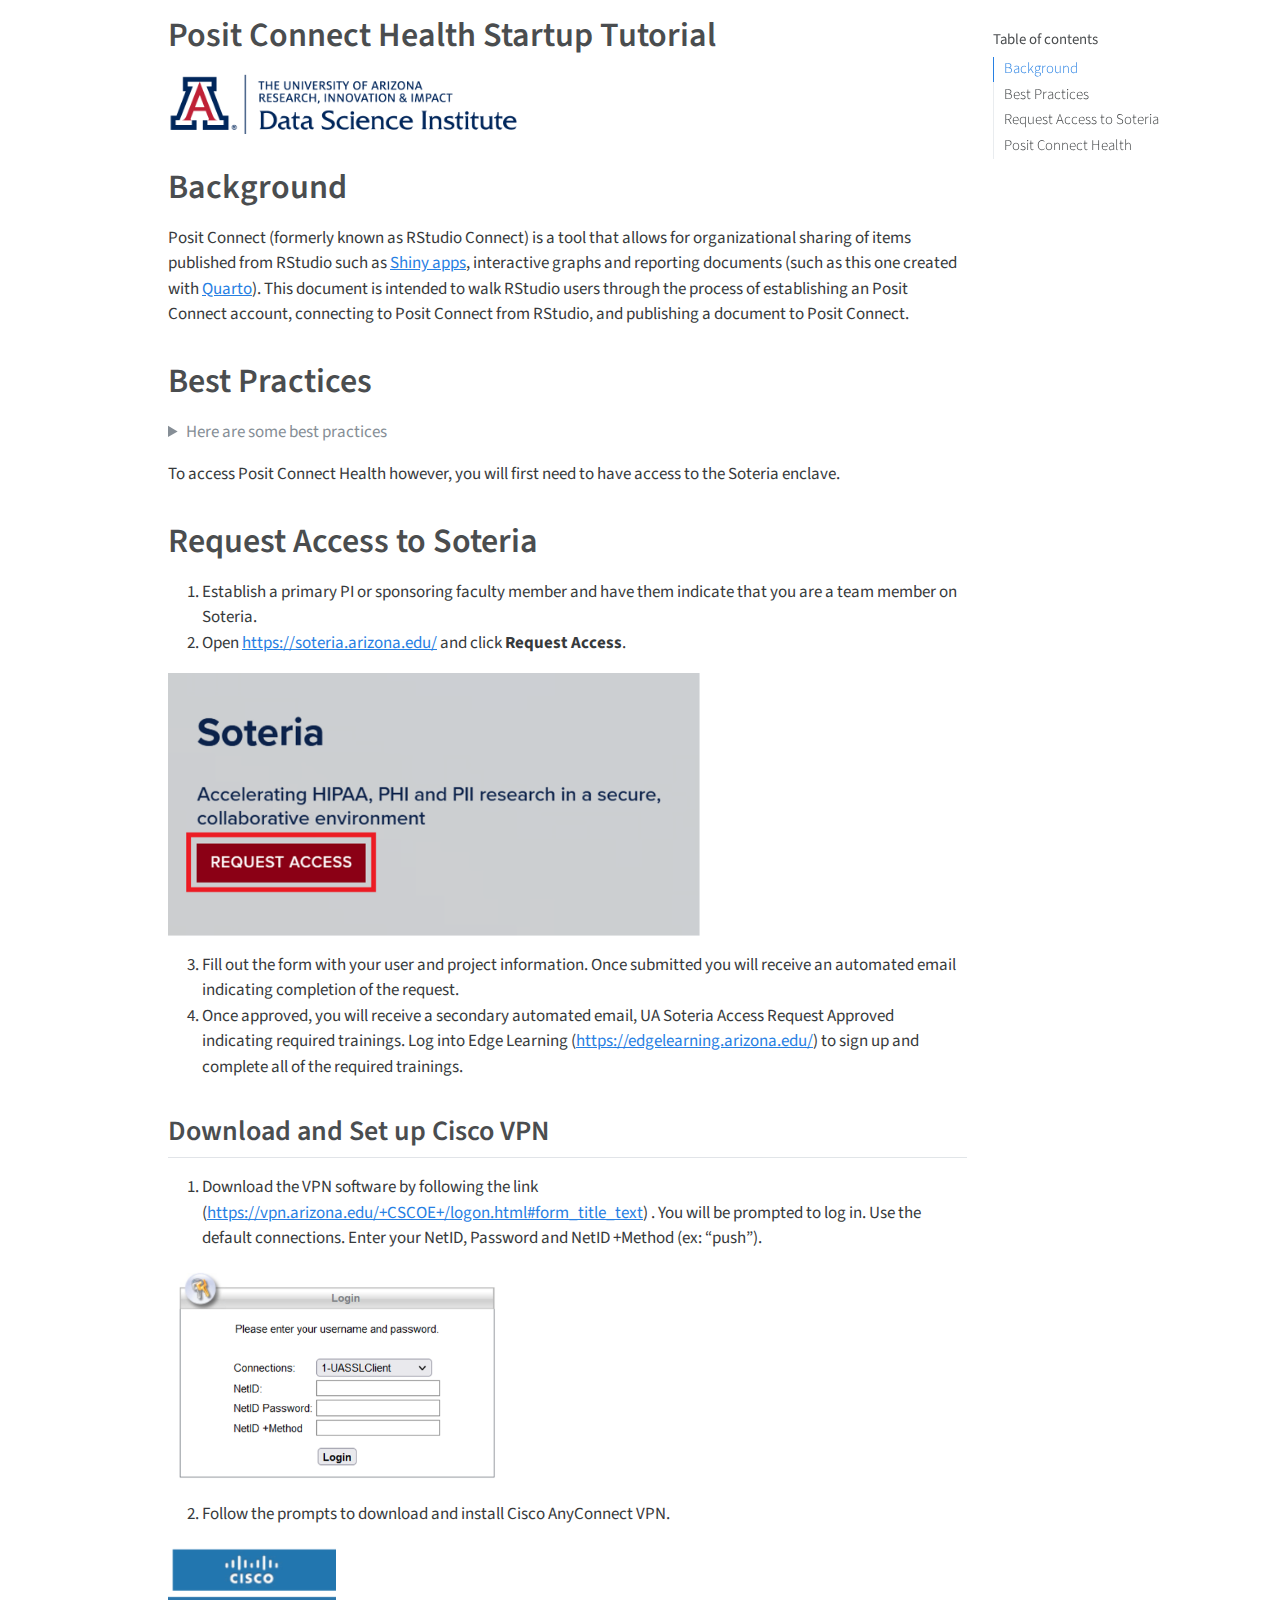
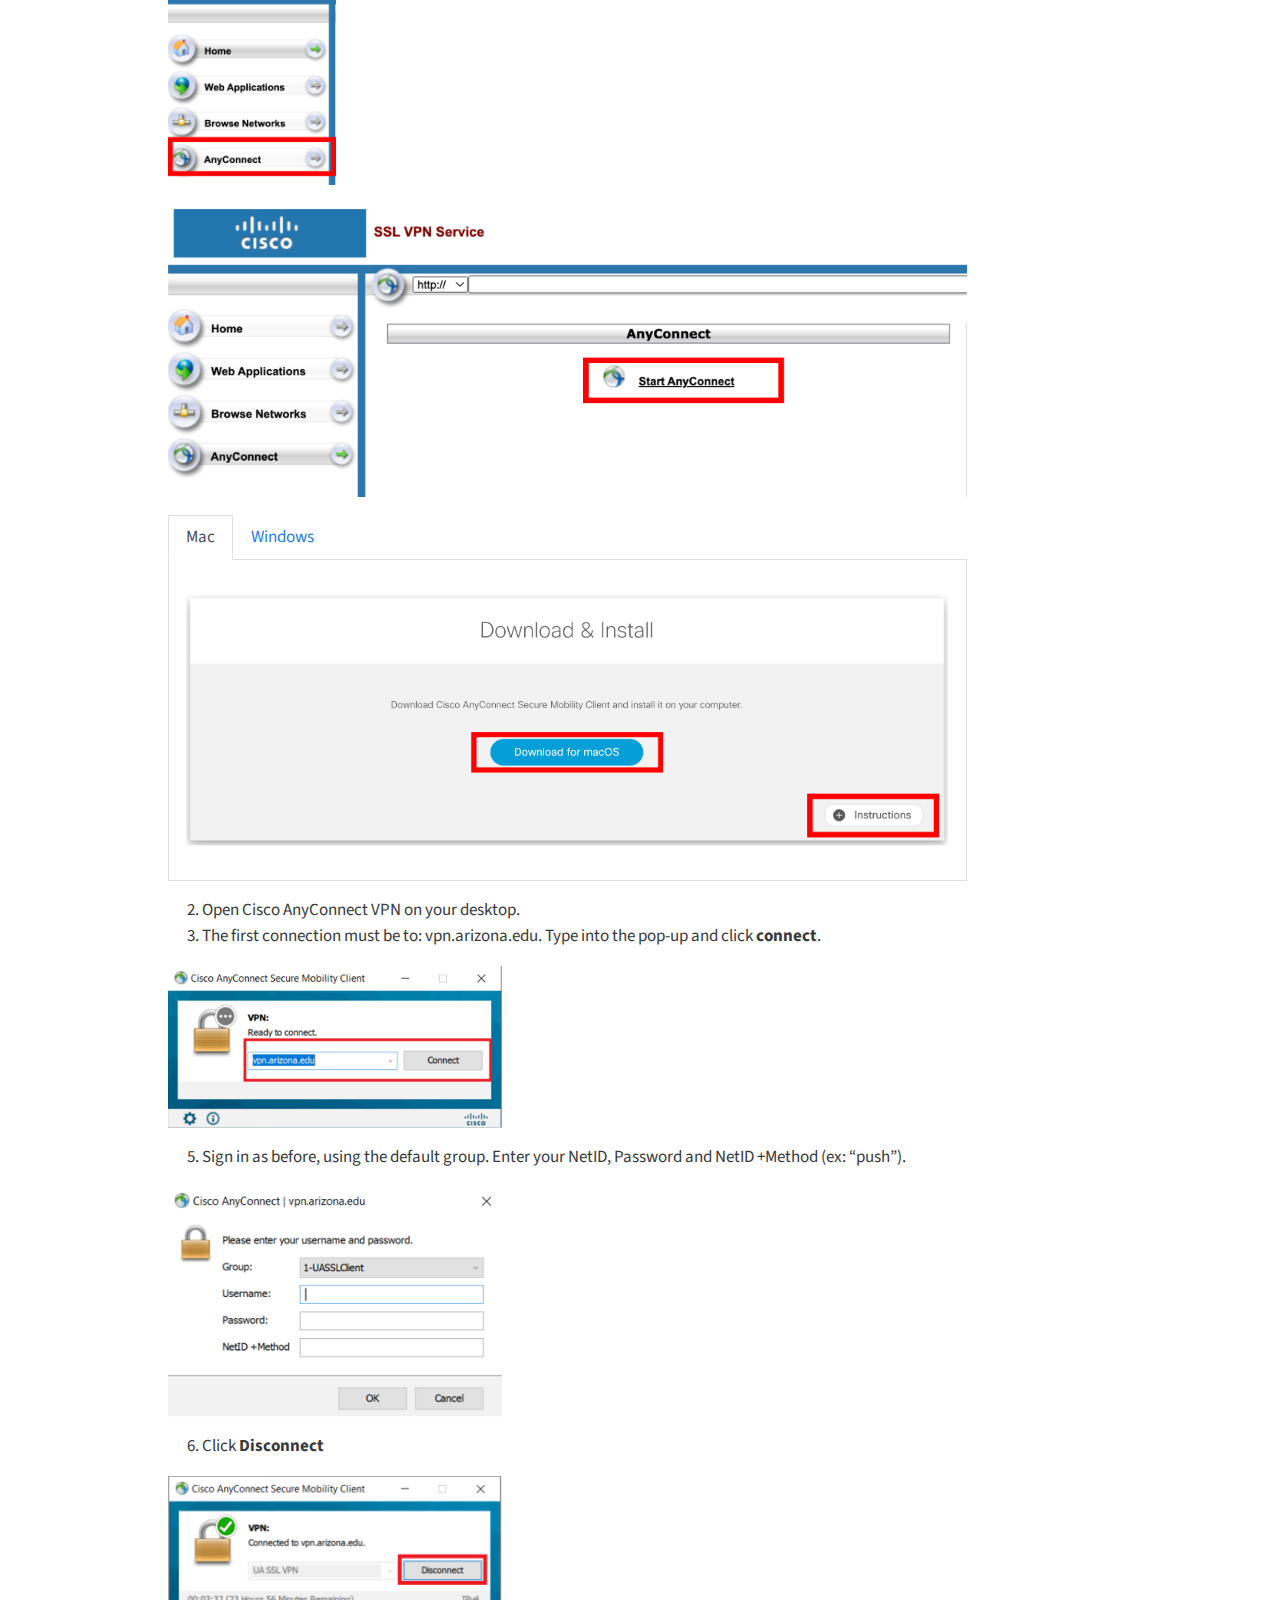
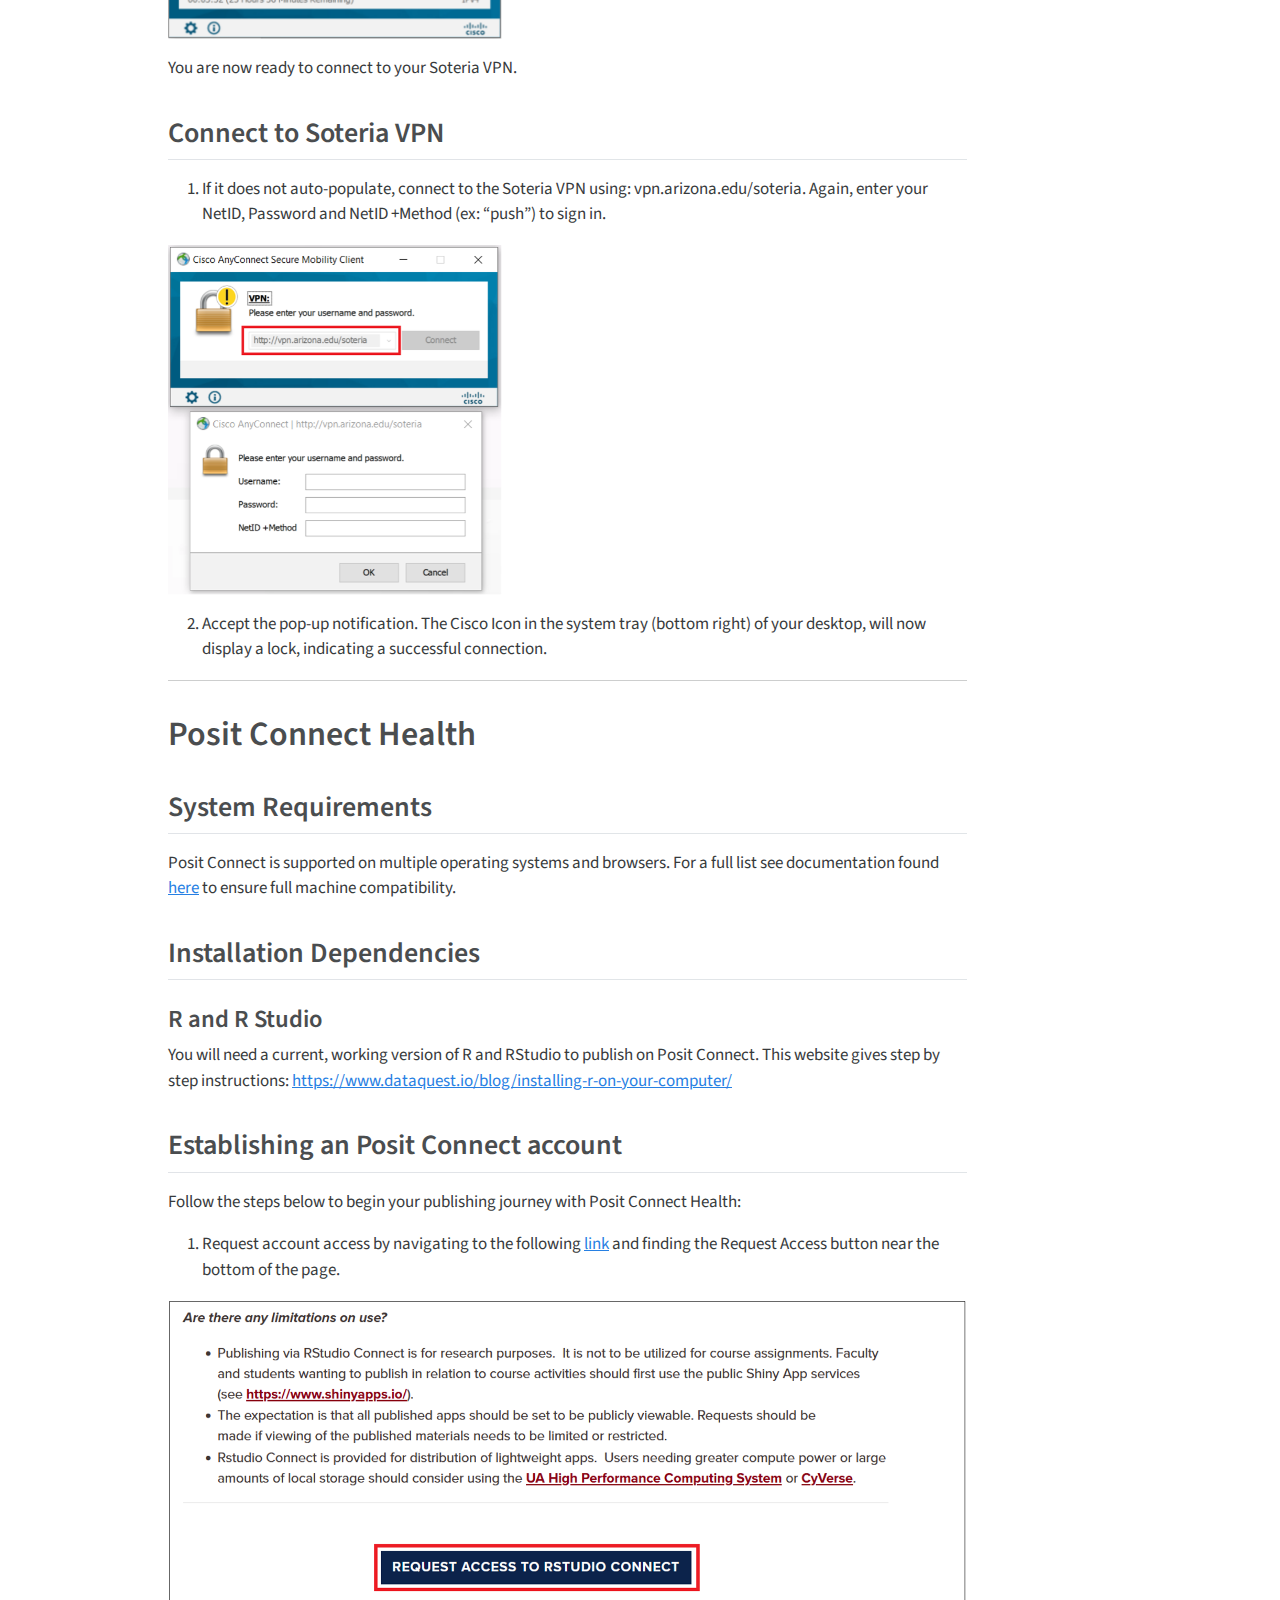
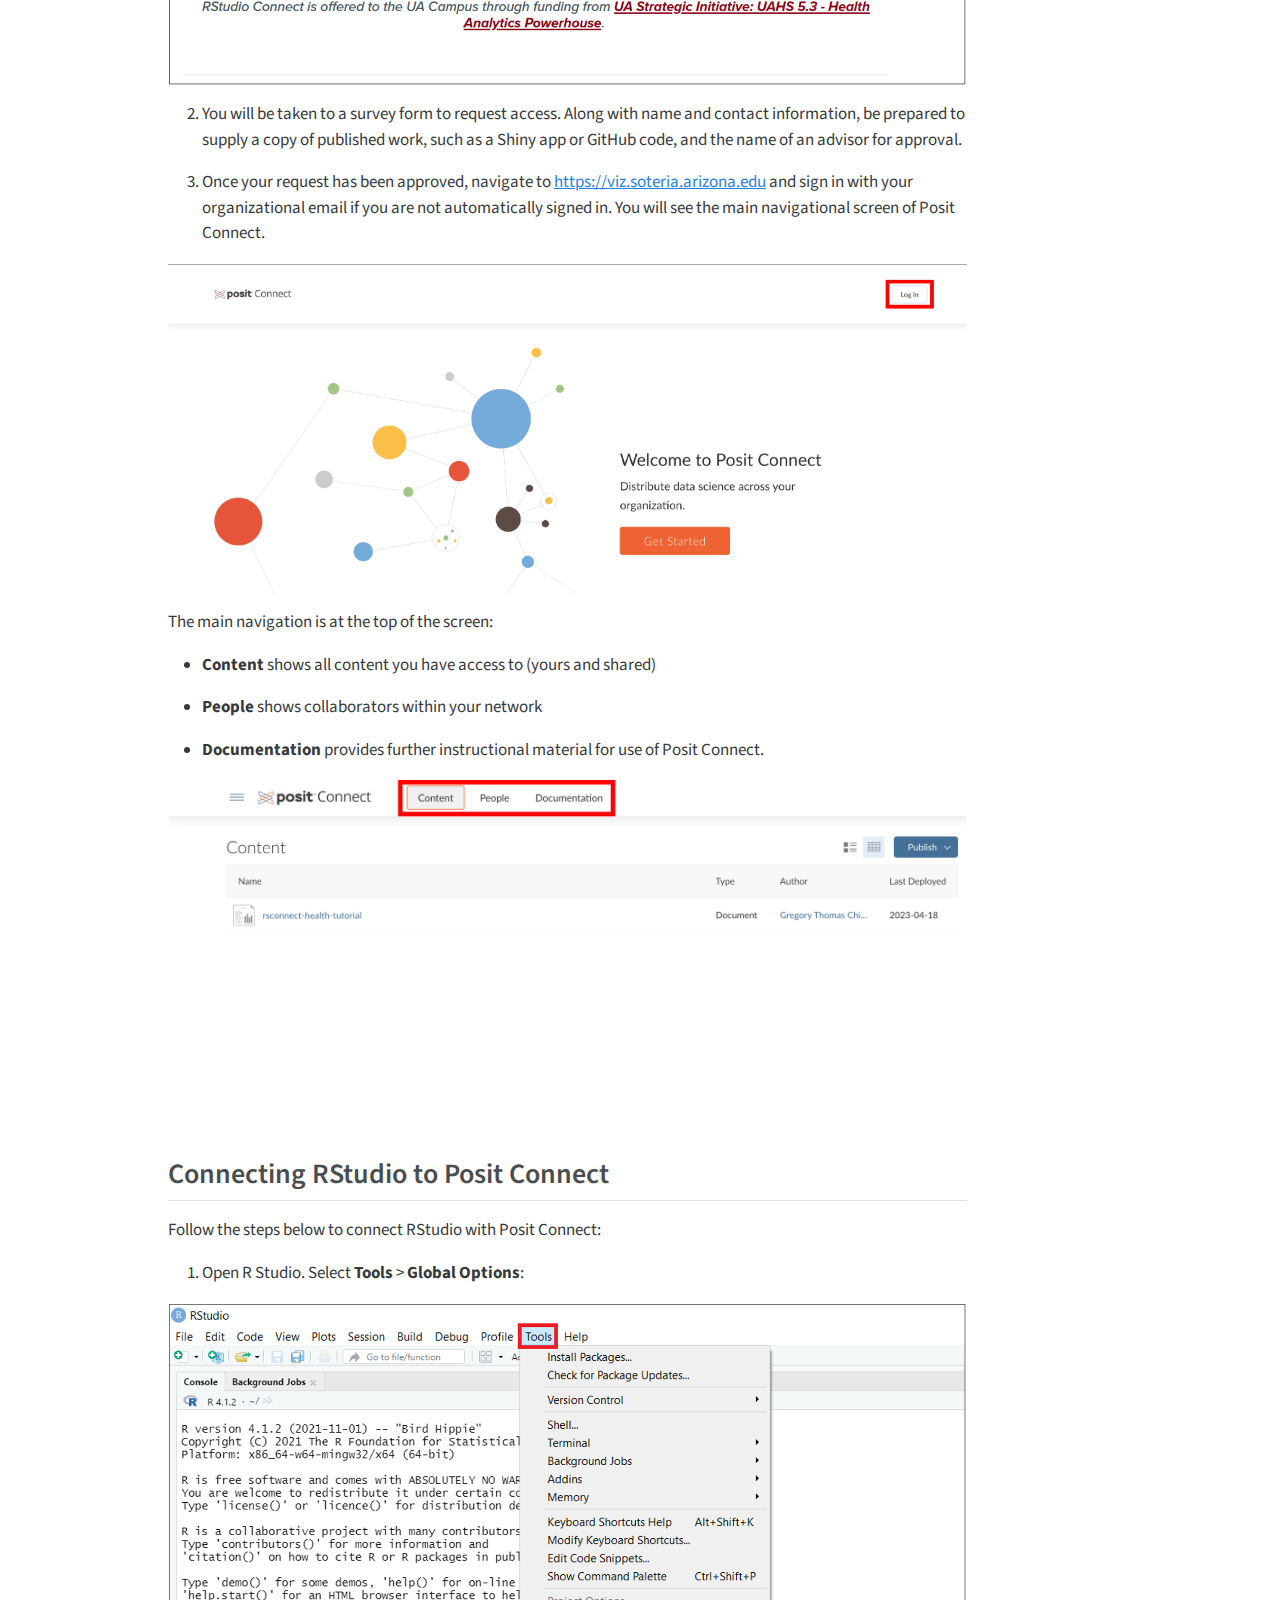
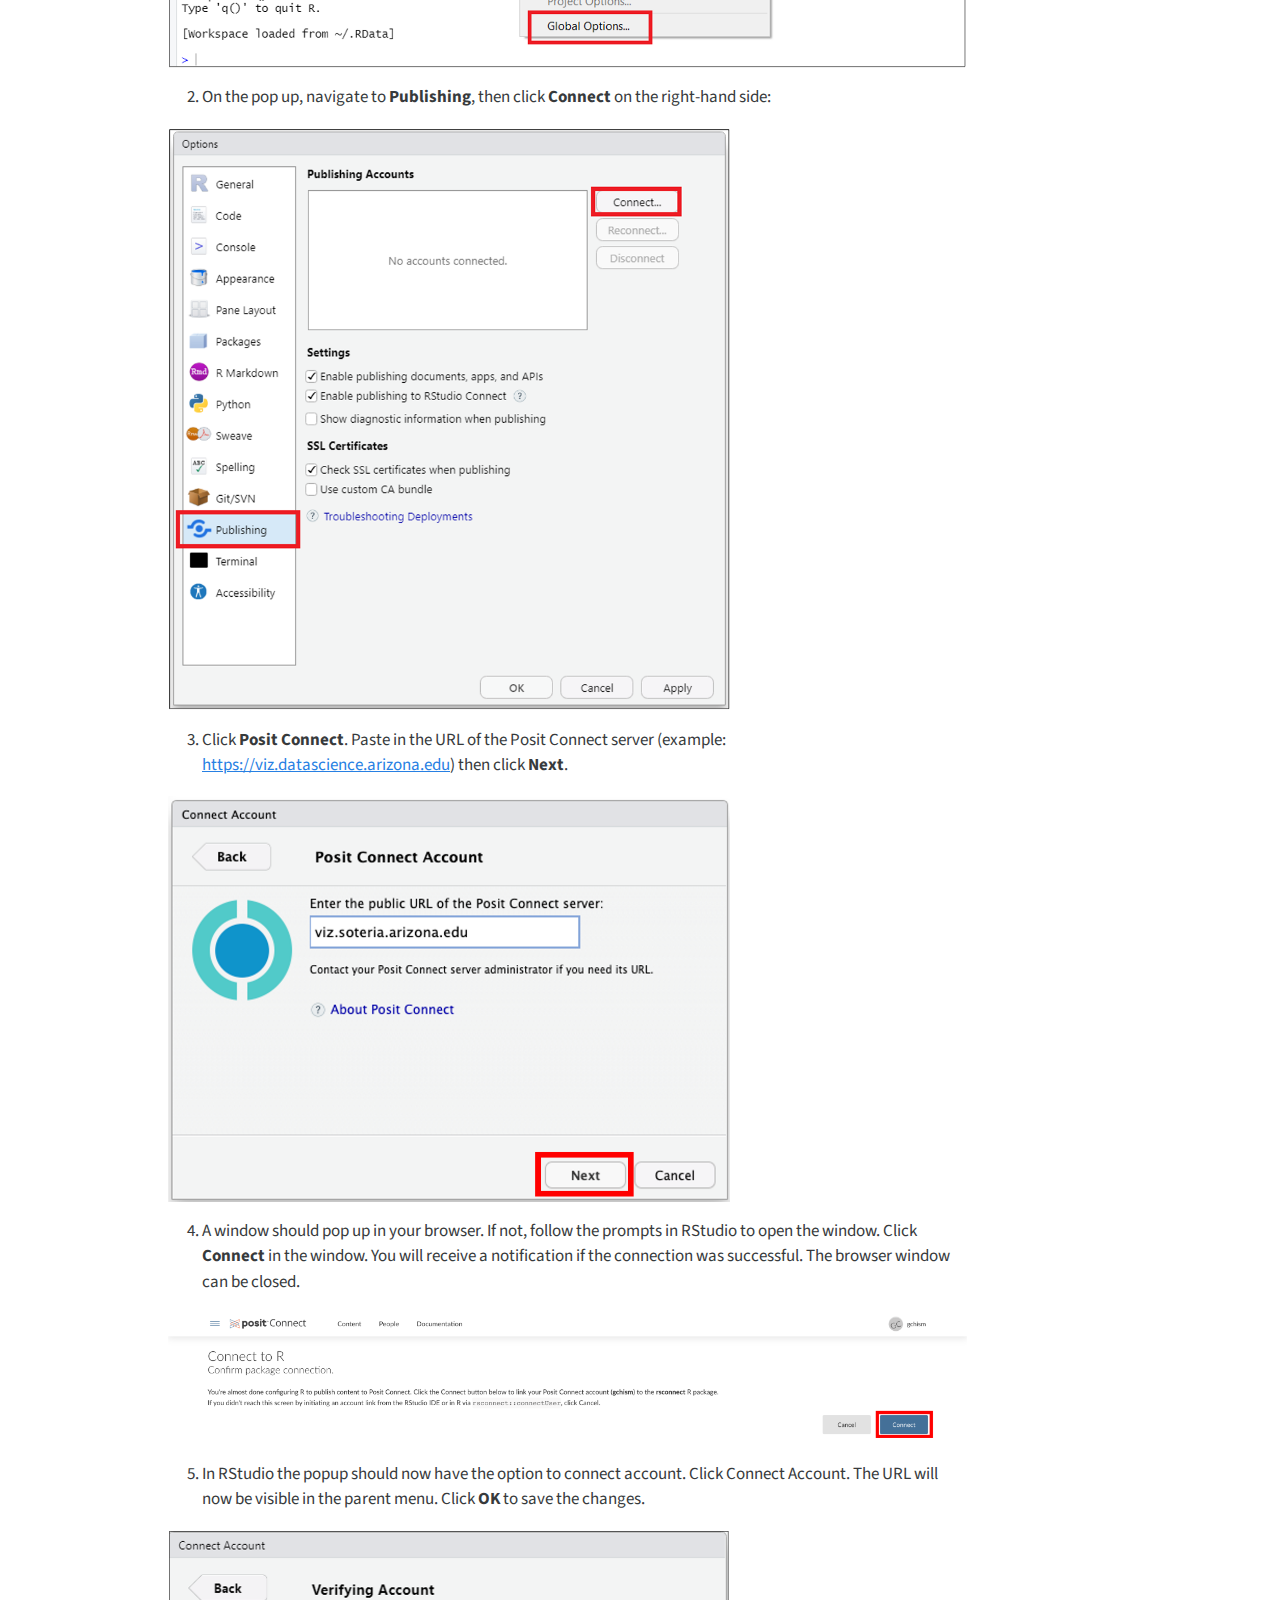
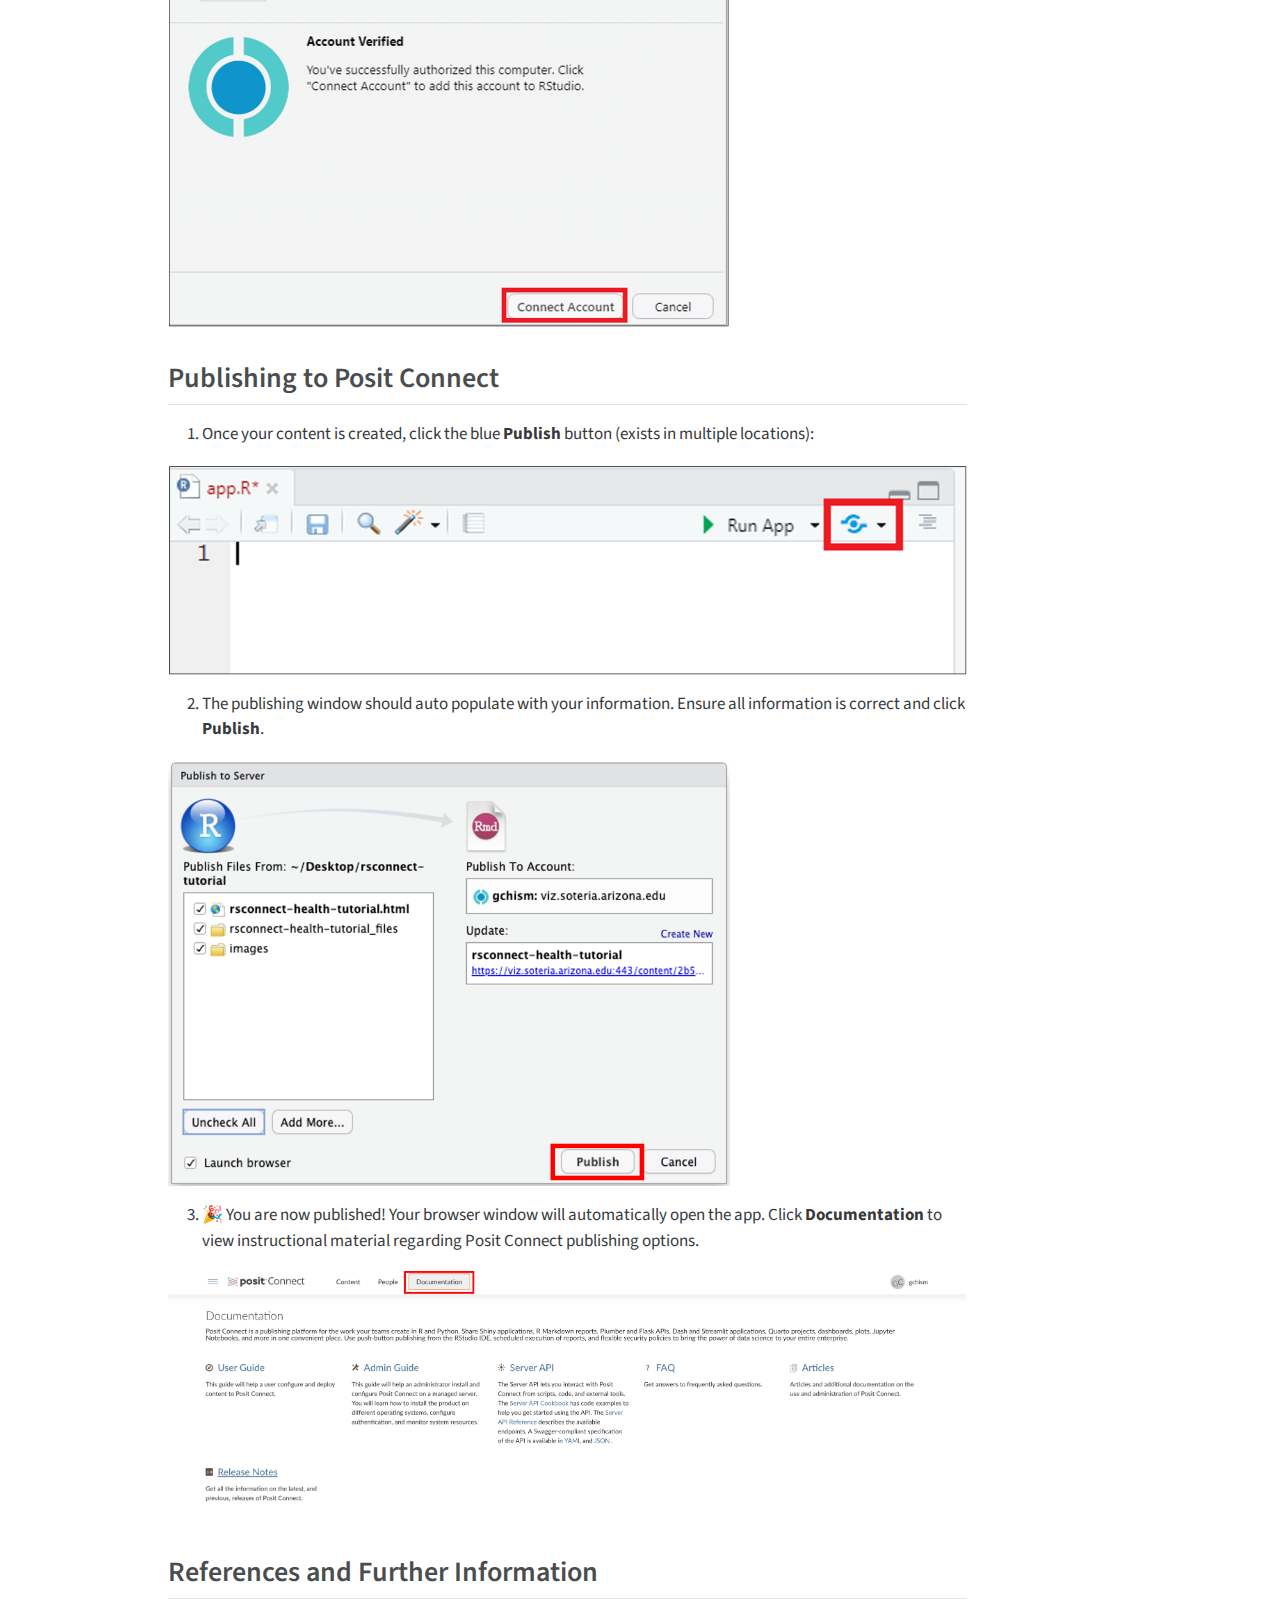
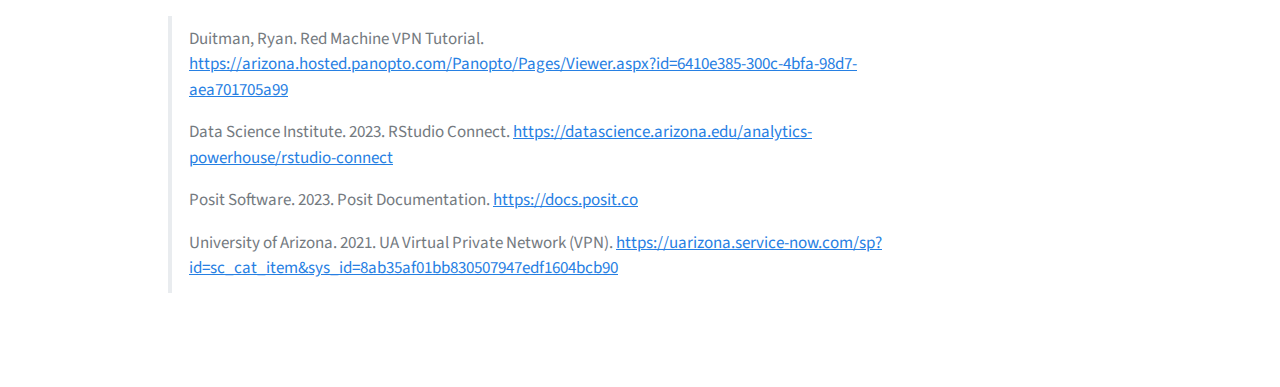
<file: index.html>
<!DOCTYPE html>
<html xmlns="http://www.w3.org/1999/xhtml" lang="en" xml:lang="en"><head>

<meta charset="utf-8">
<meta name="generator" content="quarto-1.3.353">

<meta name="viewport" content="width=device-width, initial-scale=1.0, user-scalable=yes">


<title>Posit Connect Health Startup Tutorial</title>
<style>
code{white-space: pre-wrap;}
span.smallcaps{font-variant: small-caps;}
div.columns{display: flex; gap: min(4vw, 1.5em);}
div.column{flex: auto; overflow-x: auto;}
div.hanging-indent{margin-left: 1.5em; text-indent: -1.5em;}
ul.task-list{list-style: none;}
ul.task-list li input[type="checkbox"] {
  width: 0.8em;
  margin: 0 0.8em 0.2em -1em; /* quarto-specific, see https://github.com/quarto-dev/quarto-cli/issues/4556 */ 
  vertical-align: middle;
}
</style>


<script src="rsconnect-health-tutorial_files/libs/clipboard/clipboard.min.js"></script>
<script src="rsconnect-health-tutorial_files/libs/quarto-html/quarto.js"></script>
<script src="rsconnect-health-tutorial_files/libs/quarto-html/popper.min.js"></script>
<script src="rsconnect-health-tutorial_files/libs/quarto-html/tippy.umd.min.js"></script>
<script src="rsconnect-health-tutorial_files/libs/quarto-html/anchor.min.js"></script>
<link href="rsconnect-health-tutorial_files/libs/quarto-html/tippy.css" rel="stylesheet">
<link href="rsconnect-health-tutorial_files/libs/quarto-html/quarto-syntax-highlighting.css" rel="stylesheet" id="quarto-text-highlighting-styles">
<script src="rsconnect-health-tutorial_files/libs/bootstrap/bootstrap.min.js"></script>
<link href="rsconnect-health-tutorial_files/libs/bootstrap/bootstrap-icons.css" rel="stylesheet">
<link href="rsconnect-health-tutorial_files/libs/bootstrap/bootstrap.min.css" rel="stylesheet" id="quarto-bootstrap" data-mode="light">


</head>

<body>

<div id="quarto-content" class="page-columns page-rows-contents page-layout-article">
<div id="quarto-margin-sidebar" class="sidebar margin-sidebar">
  <nav id="TOC" role="doc-toc" class="toc-active">
    <h2 id="toc-title">Table of contents</h2>
   
  <ul>
  <li><a href="#background" id="toc-background" class="nav-link active" data-scroll-target="#background">Background</a></li>
  <li><a href="#best-practices" id="toc-best-practices" class="nav-link" data-scroll-target="#best-practices">Best Practices</a></li>
  <li><a href="#request-access-to-soteria" id="toc-request-access-to-soteria" class="nav-link" data-scroll-target="#request-access-to-soteria">Request Access to Soteria</a>
  <ul class="collapse">
  <li><a href="#download-and-set-up-cisco-vpn" id="toc-download-and-set-up-cisco-vpn" class="nav-link" data-scroll-target="#download-and-set-up-cisco-vpn">Download and Set up Cisco VPN</a></li>
  <li><a href="#connect-to-soteria-vpn" id="toc-connect-to-soteria-vpn" class="nav-link" data-scroll-target="#connect-to-soteria-vpn">Connect to Soteria VPN</a></li>
  </ul></li>
  <li><a href="#posit-connect-health" id="toc-posit-connect-health" class="nav-link" data-scroll-target="#posit-connect-health">Posit Connect Health</a>
  <ul class="collapse">
  <li><a href="#system-requirements" id="toc-system-requirements" class="nav-link" data-scroll-target="#system-requirements">System Requirements</a></li>
  <li><a href="#installation-dependencies" id="toc-installation-dependencies" class="nav-link" data-scroll-target="#installation-dependencies">Installation Dependencies</a>
  <ul class="collapse">
  <li><a href="#r-and-r-studio" id="toc-r-and-r-studio" class="nav-link" data-scroll-target="#r-and-r-studio">R and R Studio</a></li>
  </ul></li>
  <li><a href="#establishing-an-posit-connect-account" id="toc-establishing-an-posit-connect-account" class="nav-link" data-scroll-target="#establishing-an-posit-connect-account">Establishing an Posit Connect account</a></li>
  <li><a href="#connecting-rstudio-to-posit-connect" id="toc-connecting-rstudio-to-posit-connect" class="nav-link" data-scroll-target="#connecting-rstudio-to-posit-connect">Connecting RStudio to Posit Connect</a></li>
  <li><a href="#publishing-to-posit-connect" id="toc-publishing-to-posit-connect" class="nav-link" data-scroll-target="#publishing-to-posit-connect">Publishing to Posit Connect</a></li>
  <li><a href="#references-and-further-information" id="toc-references-and-further-information" class="nav-link" data-scroll-target="#references-and-further-information">References and Further Information</a></li>
  </ul></li>
  </ul>
</nav>
</div>
<main class="content" id="quarto-document-content">

<header id="title-block-header" class="quarto-title-block default">
<div class="quarto-title">
<h1 class="title">Posit Connect Health Startup Tutorial</h1>
</div>



<div class="quarto-title-meta">

    
  
    
  </div>
  

</header>

<p><img src="images/cover.png" class="img-fluid" width="349"></p>
<section id="background" class="level1">
<h1>Background</h1>
<p>Posit Connect (formerly known as RStudio Connect) is a tool that allows for organizational sharing of items published from RStudio such as <a href="https://shiny.rstudio.com/">Shiny apps</a>, interactive graphs and reporting documents (such as this one created with <a href="https://quarto.org/">Quarto</a>). This document is intended to walk RStudio users through the process of establishing an Posit Connect account, connecting to Posit Connect from RStudio, and publishing a document to Posit Connect.</p>
</section>
<section id="best-practices" class="level1">
<h1>Best Practices</h1>
<details>
<summary>
Here are some best practices
</summary>
<p>
</p><ul>
<li>
Never publish screenshots of data, code, or outputs.
</li>
<li>
To prevent accidental publication to other servers do not download data to local devices unless otherwise instructed,
</li>
<li>
Choose the correct publishing location - viz.soteria.arizona.edu
</li>
<li>
If available, do not select the “Anyone - no login required” under the Posit Connect sharing permissions.
</li>
<li>
Do not copy your API code to an insecure location.
</li>
</ul>
<p></p>
</details>
<p>To access Posit Connect Health however, you will first need to have access to the Soteria enclave.</p>
</section>
<section id="request-access-to-soteria" class="level1">
<h1>Request Access to Soteria</h1>
<ol type="1">
<li>Establish a primary PI or sponsoring faculty member and have them indicate that you are a team member on Soteria.</li>
<li>Open <a href="https://soteria.arizona.edu/" class="uri">https://soteria.arizona.edu/</a> and click <strong>Request Access</strong>.</li>
</ol>
<p><img src="images/SoteriaAccess1.png" class="img-fluid" width="532"></p>
<ol start="3" type="1">
<li>Fill out the form with your user and project information. Once submitted you will receive an automated email indicating completion of the request.</li>
<li>Once approved, you will receive a secondary automated email, UA Soteria Access Request Approved indicating required trainings. Log into Edge Learning (<a href="https://edgelearning.arizona.edu/" class="uri">https://edgelearning.arizona.edu/</a>) to sign up and complete all of the required trainings.</li>
</ol>
<section id="download-and-set-up-cisco-vpn" class="level2">
<h2 class="anchored" data-anchor-id="download-and-set-up-cisco-vpn">Download and Set up Cisco VPN</h2>
<ol type="1">
<li>Download the VPN software by following the link (<a href="https://vpn.arizona.edu/+CSCOE+/logon.html#form_title_text" class="uri">https://vpn.arizona.edu/+CSCOE+/logon.html#form_title_text</a>) . You will be prompted to log in. Use the default connections. Enter your NetID, Password and NetID +Method (ex: “push”).</li>
</ol>
<p><img src="images/Cisco1.png" class="img-fluid" width="334"></p>
<ol start="2" type="1">
<li>Follow the prompts to download and install Cisco AnyConnect VPN.</li>
</ol>
<p><img src="images/CiscoDown1.png" class="img-fluid" width="168"></p>
<p><img src="images/CiscoDown2.png" class="img-fluid" width="4143"></p>
<div class="tabset-margin-container"></div><div class="panel-tabset">
<ul class="nav nav-tabs" role="tablist"><li class="nav-item" role="presentation"><a class="nav-link active" id="tabset-1-1-tab" data-bs-toggle="tab" data-bs-target="#tabset-1-1" role="tab" aria-controls="tabset-1-1" aria-selected="true" href="">Mac</a></li><li class="nav-item" role="presentation"><a class="nav-link" id="tabset-1-2-tab" data-bs-toggle="tab" data-bs-target="#tabset-1-2" role="tab" aria-controls="tabset-1-2" aria-selected="false" href="">Windows</a></li></ul>
<div class="tab-content">
<div id="tabset-1-1" class="tab-pane active" role="tabpanel" aria-labelledby="tabset-1-1-tab">
<p><img src="images/CiscoDown3.png" class="img-fluid"></p>
</div>
<div id="tabset-1-2" class="tab-pane" role="tabpanel" aria-labelledby="tabset-1-2-tab">
<p><img src="images/CiscoDown3.2.png" class="img-fluid" width="3302"></p>
</div>
</div>
</div>
<ol start="2" type="1">
<li>Open Cisco AnyConnect VPN on your desktop.</li>
<li>The first connection must be to: vpn.arizona.edu. Type into the pop-up and click <strong>connect</strong>.</li>
</ol>
<p><img src="images/Cisco2.png" class="img-fluid" width="334"></p>
<ol start="5" type="1">
<li>Sign in as before, using the default group. Enter your NetID, Password and NetID +Method (ex: “push”).</li>
</ol>
<p><img src="images/Cisco3.png" class="img-fluid" width="334"></p>
<ol start="6" type="1">
<li>Click <strong>Disconnect</strong></li>
</ol>
<p><img src="images/Cisco4.png" class="img-fluid" width="334"></p>
<p>You are now ready to connect to your Soteria VPN.</p>
</section>
<section id="connect-to-soteria-vpn" class="level2">
<h2 class="anchored" data-anchor-id="connect-to-soteria-vpn">Connect to Soteria VPN</h2>
<ol type="1">
<li>If it does not auto-populate, connect to the Soteria VPN using: vpn.arizona.edu/soteria. Again, enter your NetID, Password and NetID +Method (ex: “push”) to sign in.</li>
</ol>
<p><img src="images/SoteriaVPN1.png" class="img-fluid" width="334"></p>
<ol start="2" type="1">
<li>Accept the pop-up notification. The Cisco Icon in the system tray (bottom right) of your desktop, will now display a lock, indicating a successful connection.</li>
</ol>
<hr>
</section>
</section>
<section id="posit-connect-health" class="level1">
<h1>Posit Connect Health</h1>
<section id="system-requirements" class="level2">
<h2 class="anchored" data-anchor-id="system-requirements">System Requirements</h2>
<p>Posit Connect is supported on multiple operating systems and browsers. For a full list see documentation found <a href="https://posit.co/about/platform-support/">here</a> to ensure full machine compatibility.</p>
</section>
<section id="installation-dependencies" class="level2">
<h2 class="anchored" data-anchor-id="installation-dependencies">Installation Dependencies</h2>
<section id="r-and-r-studio" class="level3">
<h3 class="anchored" data-anchor-id="r-and-r-studio">R and R Studio</h3>
<p>You will need a current, working version of R and RStudio to publish on Posit Connect. This website gives step by step instructions: <a href="https://www.dataquest.io/blog/installing-r-on-your-computer/" class="uri">https://www.dataquest.io/blog/installing-r-on-your-computer/</a></p>
</section>
</section>
<section id="establishing-an-posit-connect-account" class="level2">
<h2 class="anchored" data-anchor-id="establishing-an-posit-connect-account">Establishing an Posit Connect account</h2>
<p>Follow the steps below to begin your publishing journey with Posit Connect Health:</p>
<ol type="1">
<li>Request account access by navigating to the following <a href="https://datascience.arizona.edu/analytics-powerhouse/rstudio-connect">link</a> and finding the Request Access button near the bottom of the page.</li>
</ol>
<p><img src="images/ReqAccess.png" class="img-fluid"></p>
<ol start="2" type="1">
<li><p>You will be taken to a survey form to request access. Along with name and contact information, be prepared to supply a copy of published work, such as a Shiny app or GitHub code, and the name of an advisor for approval.</p></li>
<li><p>Once your request has been approved, navigate to <a href="https://viz.soteria.arizona.edu" class="uri">https://viz.soteria.arizona.edu</a> and sign in with your organizational email if you are not automatically signed in. You will see the main navigational screen of Posit Connect.</p></li>
</ol>
<p><img src="images/ReqAccess2.png" class="img-fluid"></p>
<p>The main navigation is at the top of the screen:</p>
<ul>
<li><p><strong>Content</strong> shows all content you have access to (yours and shared)</p></li>
<li><p><strong>People</strong> shows collaborators within your network</p></li>
<li><p><strong>Documentation</strong> provides further instructional material for use of Posit Connect.</p></li>
</ul>
<p><img src="images/RSConnect_Header.png" class="img-fluid"></p>
</section>
<section id="connecting-rstudio-to-posit-connect" class="level2">
<h2 class="anchored" data-anchor-id="connecting-rstudio-to-posit-connect">Connecting RStudio to Posit Connect</h2>
<p>Follow the steps below to connect RStudio with Posit Connect:</p>
<ol type="1">
<li>Open R Studio. Select <strong>Tools</strong> &gt; <strong>Global Options</strong>:</li>
</ol>
<p><img src="images/RStudio_Tools.png" class="img-fluid"></p>
<ol start="2" type="1">
<li>On the pop up, navigate to <strong>Publishing</strong>, then click <strong>Connect</strong> on the right-hand side:</li>
</ol>
<p><img src="images/RStudioPublishing.png" class="img-fluid" width="562"></p>
<ol start="3" type="1">
<li>Click <strong>Posit Connect</strong>. Paste in the URL of the Posit Connect server (example: <a href="https://viz.datascience.arizona.edu" class="uri">https://viz.datascience.arizona.edu</a>) then click <strong>Next</strong>.</li>
</ol>
<p><img src="images/RStudioConnAcc.png" class="img-fluid" width="562"></p>
<ol start="4" type="1">
<li>A window should pop up in your browser. If not, follow the prompts in RStudio to open the window. Click <strong>Connect</strong> in the window. You will receive a notification if the connection was successful. The browser window can be closed.</li>
</ol>
<p><img src="images/ConnToR.png" class="img-fluid"></p>
<ol start="5" type="1">
<li>In RStudio the popup should now have the option to connect account. Click Connect Account. The URL will now be visible in the parent menu. Click <strong>OK</strong> to save the changes.</li>
</ol>
<p><img src="images/AccntVerify.png" class="img-fluid" width="562"></p>
</section>
<section id="publishing-to-posit-connect" class="level2">
<h2 class="anchored" data-anchor-id="publishing-to-posit-connect">Publishing to Posit Connect</h2>
<ol type="1">
<li>Once your content is created, click the blue <strong>Publish</strong> button (exists in multiple locations):</li>
</ol>
<p><img src="images/Publish1.png" class="img-fluid"></p>
<ol start="2" type="1">
<li>The publishing window should auto populate with your information. Ensure all information is correct and click <strong>Publish</strong>.</li>
</ol>
<p><img src="images/Publish2.png" class="img-fluid" width="562"></p>
<ol start="3" type="1">
<li>🎉 You are now published! Your browser window will automatically open the app. Click <strong>Documentation</strong> to view instructional material regarding Posit Connect publishing options.</li>
</ol>
<p><img src="images/Publish3.png" class="img-fluid"></p>
</section>
<section id="references-and-further-information" class="level2">
<h2 class="anchored" data-anchor-id="references-and-further-information">References and Further Information</h2>
<blockquote class="blockquote">
<p>Duitman, Ryan. Red Machine VPN Tutorial. <a href="https://arizona.hosted.panopto.com/Panopto/Pages/Viewer.aspx?id=6410e385-300c-4bfa-98d7-aea701705a99" class="uri">https://arizona.hosted.panopto.com/Panopto/Pages/Viewer.aspx?id=6410e385-300c-4bfa-98d7-aea701705a99</a></p>
<p>Data Science Institute. 2023. RStudio Connect. <a href="https://datascience.arizona.edu/analytics-powerhouse/rstudio-connect" class="uri">https://datascience.arizona.edu/analytics-powerhouse/rstudio-connect</a></p>
<p>Posit Software. 2023. Posit Documentation. <a href="https://docs.posit.co" class="uri">https://docs.posit.co</a></p>
<p>University of Arizona. 2021. UA Virtual Private Network (VPN). <a href="https://uarizona.service-now.com/sp?id=sc_cat_item&amp;sys_id=8ab35af01bb830507947edf1604bcb90" class="uri">https://uarizona.service-now.com/sp?id=sc_cat_item&amp;sys_id=8ab35af01bb830507947edf1604bcb90</a></p>
</blockquote>
</section>
</section>

</main>
<!-- /main column -->
<script id="quarto-html-after-body" type="application/javascript">
window.document.addEventListener("DOMContentLoaded", function (event) {
  const toggleBodyColorMode = (bsSheetEl) => {
    const mode = bsSheetEl.getAttribute("data-mode");
    const bodyEl = window.document.querySelector("body");
    if (mode === "dark") {
      bodyEl.classList.add("quarto-dark");
      bodyEl.classList.remove("quarto-light");
    } else {
      bodyEl.classList.add("quarto-light");
      bodyEl.classList.remove("quarto-dark");
    }
  }
  const toggleBodyColorPrimary = () => {
    const bsSheetEl = window.document.querySelector("link#quarto-bootstrap");
    if (bsSheetEl) {
      toggleBodyColorMode(bsSheetEl);
    }
  }
  toggleBodyColorPrimary();  
  const icon = "";
  const anchorJS = new window.AnchorJS();
  anchorJS.options = {
    placement: 'right',
    icon: icon
  };
  anchorJS.add('.anchored');
  const isCodeAnnotation = (el) => {
    for (const clz of el.classList) {
      if (clz.startsWith('code-annotation-')) {                     
        return true;
      }
    }
    return false;
  }
  const clipboard = new window.ClipboardJS('.code-copy-button', {
    text: function(trigger) {
      const codeEl = trigger.previousElementSibling.cloneNode(true);
      for (const childEl of codeEl.children) {
        if (isCodeAnnotation(childEl)) {
          childEl.remove();
        }
      }
      return codeEl.innerText;
    }
  });
  clipboard.on('success', function(e) {
    // button target
    const button = e.trigger;
    // don't keep focus
    button.blur();
    // flash "checked"
    button.classList.add('code-copy-button-checked');
    var currentTitle = button.getAttribute("title");
    button.setAttribute("title", "Copied!");
    let tooltip;
    if (window.bootstrap) {
      button.setAttribute("data-bs-toggle", "tooltip");
      button.setAttribute("data-bs-placement", "left");
      button.setAttribute("data-bs-title", "Copied!");
      tooltip = new bootstrap.Tooltip(button, 
        { trigger: "manual", 
          customClass: "code-copy-button-tooltip",
          offset: [0, -8]});
      tooltip.show();    
    }
    setTimeout(function() {
      if (tooltip) {
        tooltip.hide();
        button.removeAttribute("data-bs-title");
        button.removeAttribute("data-bs-toggle");
        button.removeAttribute("data-bs-placement");
      }
      button.setAttribute("title", currentTitle);
      button.classList.remove('code-copy-button-checked');
    }, 1000);
    // clear code selection
    e.clearSelection();
  });
  function tippyHover(el, contentFn) {
    const config = {
      allowHTML: true,
      content: contentFn,
      maxWidth: 500,
      delay: 100,
      arrow: false,
      appendTo: function(el) {
          return el.parentElement;
      },
      interactive: true,
      interactiveBorder: 10,
      theme: 'quarto',
      placement: 'bottom-start'
    };
    window.tippy(el, config); 
  }
  const noterefs = window.document.querySelectorAll('a[role="doc-noteref"]');
  for (var i=0; i<noterefs.length; i++) {
    const ref = noterefs[i];
    tippyHover(ref, function() {
      // use id or data attribute instead here
      let href = ref.getAttribute('data-footnote-href') || ref.getAttribute('href');
      try { href = new URL(href).hash; } catch {}
      const id = href.replace(/^#\/?/, "");
      const note = window.document.getElementById(id);
      return note.innerHTML;
    });
  }
      let selectedAnnoteEl;
      const selectorForAnnotation = ( cell, annotation) => {
        let cellAttr = 'data-code-cell="' + cell + '"';
        let lineAttr = 'data-code-annotation="' +  annotation + '"';
        const selector = 'span[' + cellAttr + '][' + lineAttr + ']';
        return selector;
      }
      const selectCodeLines = (annoteEl) => {
        const doc = window.document;
        const targetCell = annoteEl.getAttribute("data-target-cell");
        const targetAnnotation = annoteEl.getAttribute("data-target-annotation");
        const annoteSpan = window.document.querySelector(selectorForAnnotation(targetCell, targetAnnotation));
        const lines = annoteSpan.getAttribute("data-code-lines").split(",");
        const lineIds = lines.map((line) => {
          return targetCell + "-" + line;
        })
        let top = null;
        let height = null;
        let parent = null;
        if (lineIds.length > 0) {
            //compute the position of the single el (top and bottom and make a div)
            const el = window.document.getElementById(lineIds[0]);
            top = el.offsetTop;
            height = el.offsetHeight;
            parent = el.parentElement.parentElement;
          if (lineIds.length > 1) {
            const lastEl = window.document.getElementById(lineIds[lineIds.length - 1]);
            const bottom = lastEl.offsetTop + lastEl.offsetHeight;
            height = bottom - top;
          }
          if (top !== null && height !== null && parent !== null) {
            // cook up a div (if necessary) and position it 
            let div = window.document.getElementById("code-annotation-line-highlight");
            if (div === null) {
              div = window.document.createElement("div");
              div.setAttribute("id", "code-annotation-line-highlight");
              div.style.position = 'absolute';
              parent.appendChild(div);
            }
            div.style.top = top - 2 + "px";
            div.style.height = height + 4 + "px";
            let gutterDiv = window.document.getElementById("code-annotation-line-highlight-gutter");
            if (gutterDiv === null) {
              gutterDiv = window.document.createElement("div");
              gutterDiv.setAttribute("id", "code-annotation-line-highlight-gutter");
              gutterDiv.style.position = 'absolute';
              const codeCell = window.document.getElementById(targetCell);
              const gutter = codeCell.querySelector('.code-annotation-gutter');
              gutter.appendChild(gutterDiv);
            }
            gutterDiv.style.top = top - 2 + "px";
            gutterDiv.style.height = height + 4 + "px";
          }
          selectedAnnoteEl = annoteEl;
        }
      };
      const unselectCodeLines = () => {
        const elementsIds = ["code-annotation-line-highlight", "code-annotation-line-highlight-gutter"];
        elementsIds.forEach((elId) => {
          const div = window.document.getElementById(elId);
          if (div) {
            div.remove();
          }
        });
        selectedAnnoteEl = undefined;
      };
      // Attach click handler to the DT
      const annoteDls = window.document.querySelectorAll('dt[data-target-cell]');
      for (const annoteDlNode of annoteDls) {
        annoteDlNode.addEventListener('click', (event) => {
          const clickedEl = event.target;
          if (clickedEl !== selectedAnnoteEl) {
            unselectCodeLines();
            const activeEl = window.document.querySelector('dt[data-target-cell].code-annotation-active');
            if (activeEl) {
              activeEl.classList.remove('code-annotation-active');
            }
            selectCodeLines(clickedEl);
            clickedEl.classList.add('code-annotation-active');
          } else {
            // Unselect the line
            unselectCodeLines();
            clickedEl.classList.remove('code-annotation-active');
          }
        });
      }
  const findCites = (el) => {
    const parentEl = el.parentElement;
    if (parentEl) {
      const cites = parentEl.dataset.cites;
      if (cites) {
        return {
          el,
          cites: cites.split(' ')
        };
      } else {
        return findCites(el.parentElement)
      }
    } else {
      return undefined;
    }
  };
  var bibliorefs = window.document.querySelectorAll('a[role="doc-biblioref"]');
  for (var i=0; i<bibliorefs.length; i++) {
    const ref = bibliorefs[i];
    const citeInfo = findCites(ref);
    if (citeInfo) {
      tippyHover(citeInfo.el, function() {
        var popup = window.document.createElement('div');
        citeInfo.cites.forEach(function(cite) {
          var citeDiv = window.document.createElement('div');
          citeDiv.classList.add('hanging-indent');
          citeDiv.classList.add('csl-entry');
          var biblioDiv = window.document.getElementById('ref-' + cite);
          if (biblioDiv) {
            citeDiv.innerHTML = biblioDiv.innerHTML;
          }
          popup.appendChild(citeDiv);
        });
        return popup.innerHTML;
      });
    }
  }
});
</script>
</div> <!-- /content -->



</body></html>
</file>
<file: rsconnect-health-tutorial_files/libs/quarto-html/tippy.css>
.tippy-box[data-animation=fade][data-state=hidden]{opacity:0}[data-tippy-root]{max-width:calc(100vw - 10px)}.tippy-box{position:relative;background-color:#333;color:#fff;border-radius:4px;font-size:14px;line-height:1.4;white-space:normal;outline:0;transition-property:transform,visibility,opacity}.tippy-box[data-placement^=top]>.tippy-arrow{bottom:0}.tippy-box[data-placement^=top]>.tippy-arrow:before{bottom:-7px;left:0;border-width:8px 8px 0;border-top-color:initial;transform-origin:center top}.tippy-box[data-placement^=bottom]>.tippy-arrow{top:0}.tippy-box[data-placement^=bottom]>.tippy-arrow:before{top:-7px;left:0;border-width:0 8px 8px;border-bottom-color:initial;transform-origin:center bottom}.tippy-box[data-placement^=left]>.tippy-arrow{right:0}.tippy-box[data-placement^=left]>.tippy-arrow:before{border-width:8px 0 8px 8px;border-left-color:initial;right:-7px;transform-origin:center left}.tippy-box[data-placement^=right]>.tippy-arrow{left:0}.tippy-box[data-placement^=right]>.tippy-arrow:before{left:-7px;border-width:8px 8px 8px 0;border-right-color:initial;transform-origin:center right}.tippy-box[data-inertia][data-state=visible]{transition-timing-function:cubic-bezier(.54,1.5,.38,1.11)}.tippy-arrow{width:16px;height:16px;color:#333}.tippy-arrow:before{content:"";position:absolute;border-color:transparent;border-style:solid}.tippy-content{position:relative;padding:5px 9px;z-index:1}
</file>
<file: rsconnect-health-tutorial_files/libs/quarto-html/quarto-syntax-highlighting.css>
/* quarto syntax highlight colors */
:root {
  --quarto-hl-ot-color: #003B4F;
  --quarto-hl-at-color: #657422;
  --quarto-hl-ss-color: #20794D;
  --quarto-hl-an-color: #5E5E5E;
  --quarto-hl-fu-color: #4758AB;
  --quarto-hl-st-color: #20794D;
  --quarto-hl-cf-color: #003B4F;
  --quarto-hl-op-color: #5E5E5E;
  --quarto-hl-er-color: #AD0000;
  --quarto-hl-bn-color: #AD0000;
  --quarto-hl-al-color: #AD0000;
  --quarto-hl-va-color: #111111;
  --quarto-hl-bu-color: inherit;
  --quarto-hl-ex-color: inherit;
  --quarto-hl-pp-color: #AD0000;
  --quarto-hl-in-color: #5E5E5E;
  --quarto-hl-vs-color: #20794D;
  --quarto-hl-wa-color: #5E5E5E;
  --quarto-hl-do-color: #5E5E5E;
  --quarto-hl-im-color: #00769E;
  --quarto-hl-ch-color: #20794D;
  --quarto-hl-dt-color: #AD0000;
  --quarto-hl-fl-color: #AD0000;
  --quarto-hl-co-color: #5E5E5E;
  --quarto-hl-cv-color: #5E5E5E;
  --quarto-hl-cn-color: #8f5902;
  --quarto-hl-sc-color: #5E5E5E;
  --quarto-hl-dv-color: #AD0000;
  --quarto-hl-kw-color: #003B4F;
}

/* other quarto variables */
:root {
  --quarto-font-monospace: SFMono-Regular, Menlo, Monaco, Consolas, "Liberation Mono", "Courier New", monospace;
}

pre > code.sourceCode > span {
  color: #003B4F;
}

code span {
  color: #003B4F;
}

code.sourceCode > span {
  color: #003B4F;
}

div.sourceCode,
div.sourceCode pre.sourceCode {
  color: #003B4F;
}

code span.ot {
  color: #003B4F;
  font-style: inherit;
}

code span.at {
  color: #657422;
  font-style: inherit;
}

code span.ss {
  color: #20794D;
  font-style: inherit;
}

code span.an {
  color: #5E5E5E;
  font-style: inherit;
}

code span.fu {
  color: #4758AB;
  font-style: inherit;
}

code span.st {
  color: #20794D;
  font-style: inherit;
}

code span.cf {
  color: #003B4F;
  font-style: inherit;
}

code span.op {
  color: #5E5E5E;
  font-style: inherit;
}

code span.er {
  color: #AD0000;
  font-style: inherit;
}

code span.bn {
  color: #AD0000;
  font-style: inherit;
}

code span.al {
  color: #AD0000;
  font-style: inherit;
}

code span.va {
  color: #111111;
  font-style: inherit;
}

code span.bu {
  font-style: inherit;
}

code span.ex {
  font-style: inherit;
}

code span.pp {
  color: #AD0000;
  font-style: inherit;
}

code span.in {
  color: #5E5E5E;
  font-style: inherit;
}

code span.vs {
  color: #20794D;
  font-style: inherit;
}

code span.wa {
  color: #5E5E5E;
  font-style: italic;
}

code span.do {
  color: #5E5E5E;
  font-style: italic;
}

code span.im {
  color: #00769E;
  font-style: inherit;
}

code span.ch {
  color: #20794D;
  font-style: inherit;
}

code span.dt {
  color: #AD0000;
  font-style: inherit;
}

code span.fl {
  color: #AD0000;
  font-style: inherit;
}

code span.co {
  color: #5E5E5E;
  font-style: inherit;
}

code span.cv {
  color: #5E5E5E;
  font-style: italic;
}

code span.cn {
  color: #8f5902;
  font-style: inherit;
}

code span.sc {
  color: #5E5E5E;
  font-style: inherit;
}

code span.dv {
  color: #AD0000;
  font-style: inherit;
}

code span.kw {
  color: #003B4F;
  font-style: inherit;
}

.prevent-inlining {
  content: "</";
}

/*# sourceMappingURL=debc5d5d77c3f9108843748ff7464032.css.map */
</file>
